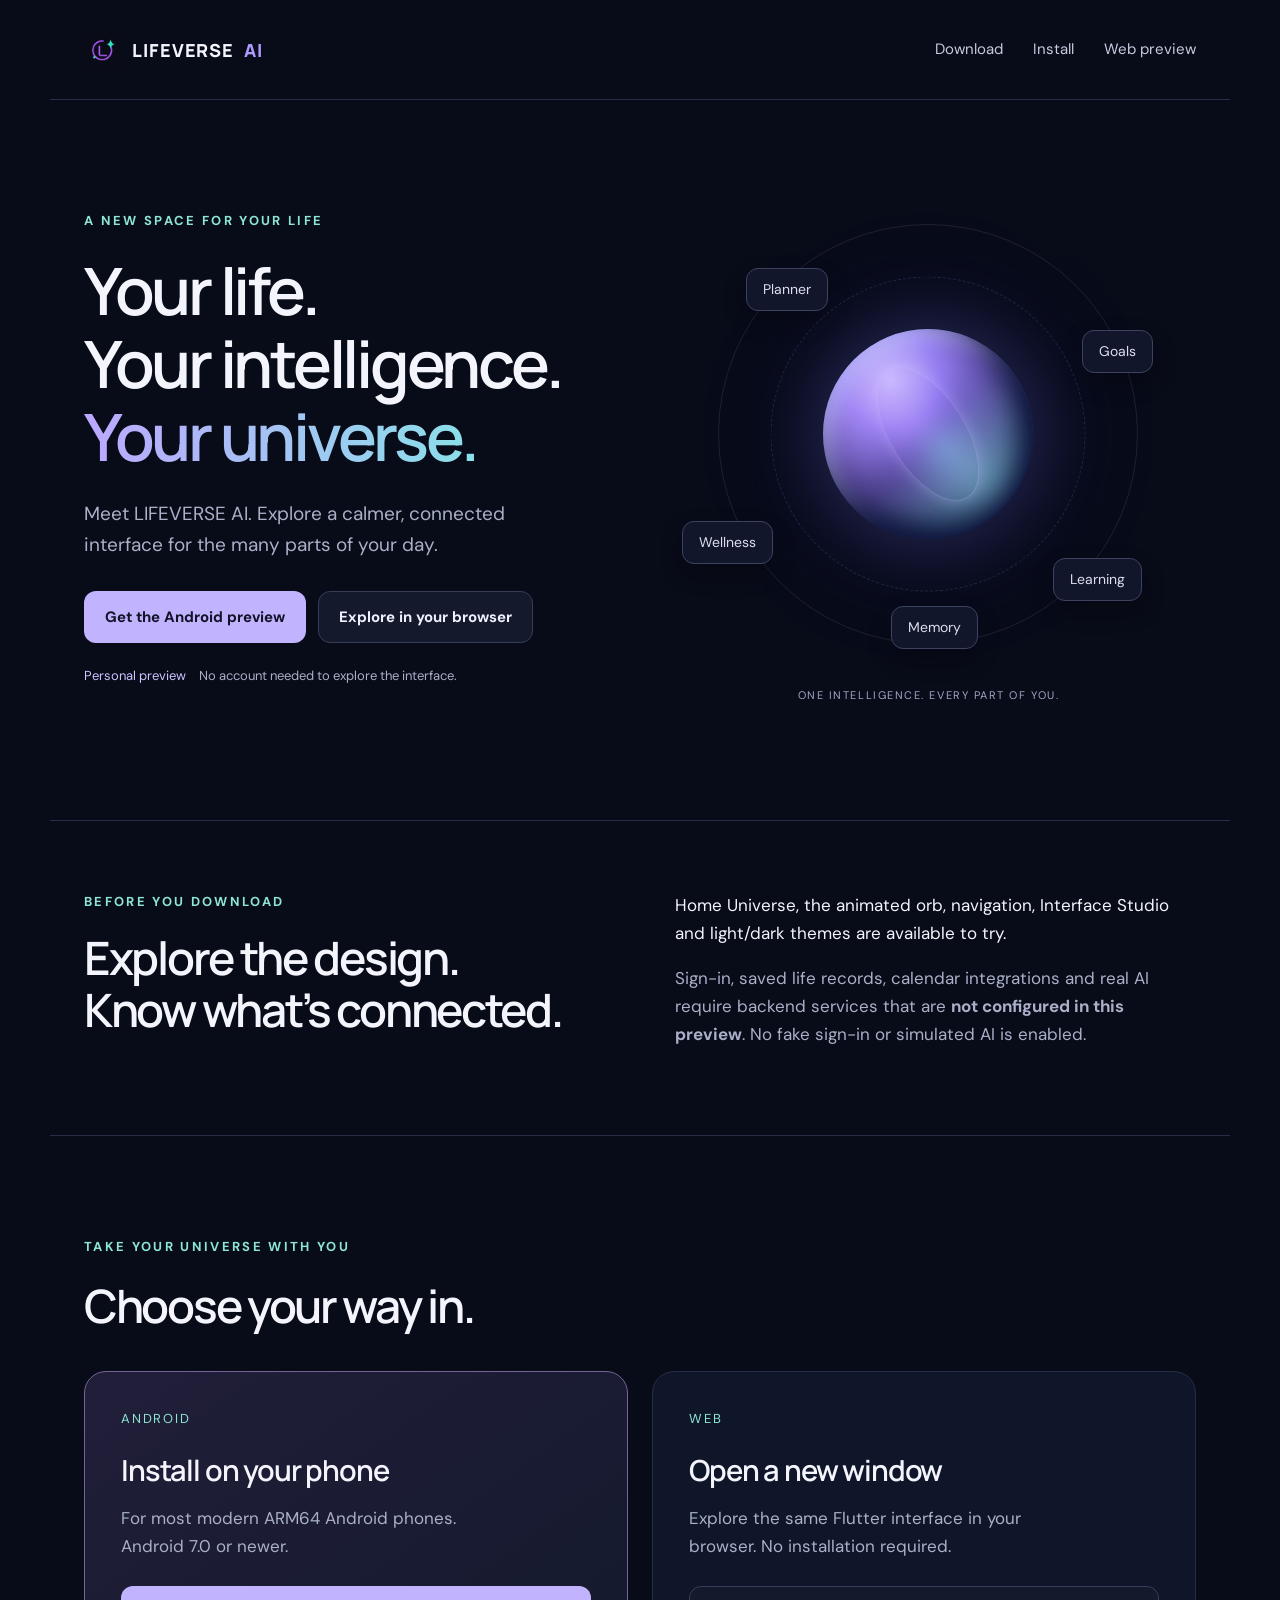
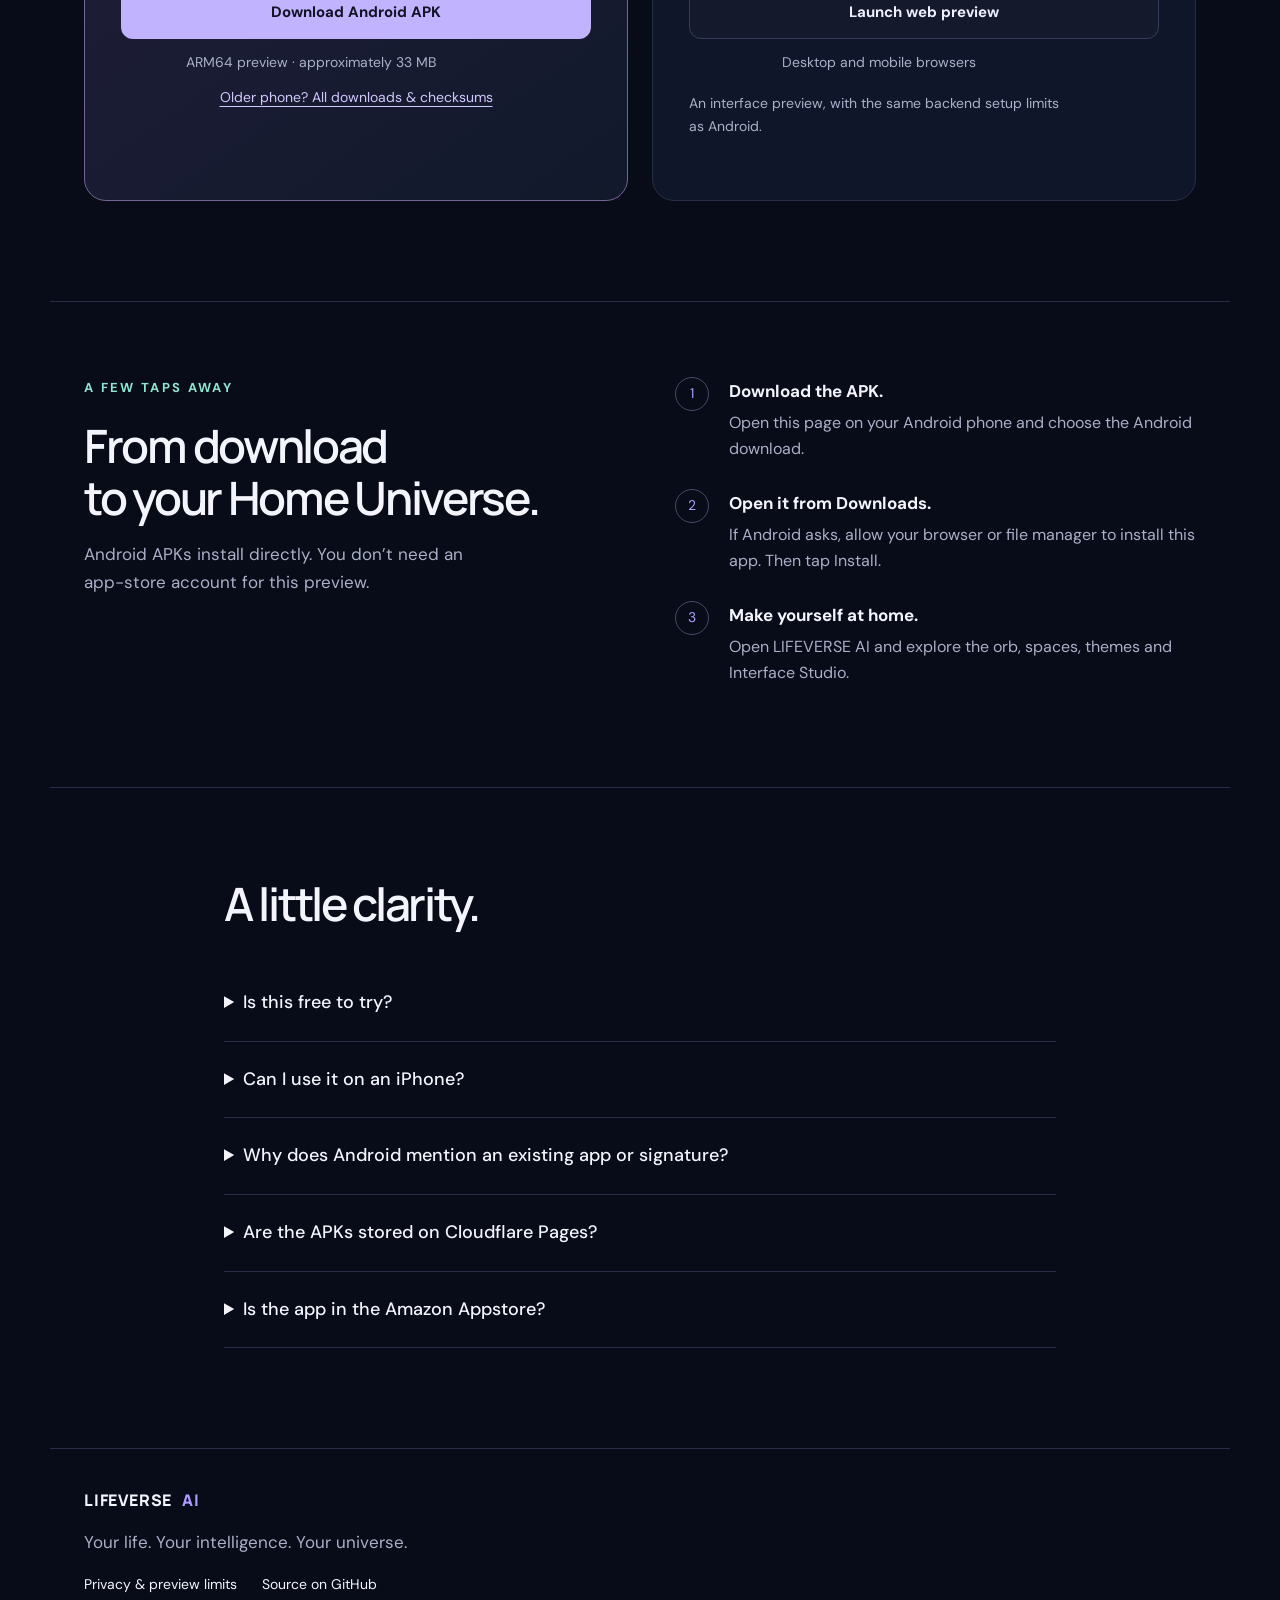
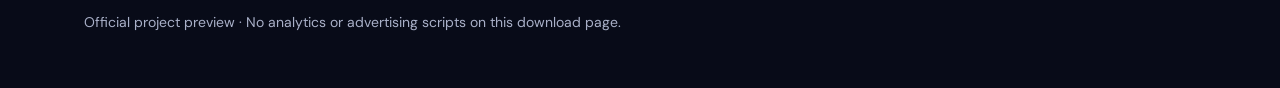
<file: website/index.html>
<!doctype html>
<html lang="en">
<head>
  <meta charset="utf-8"><meta name="viewport" content="width=device-width,initial-scale=1">
  <meta name="description" content="Download the LIFEVERSE AI Android interface preview or explore it in your browser. Your life. Your intelligence. Your universe.">
  <meta name="theme-color" content="#080b18"><meta name="color-scheme" content="dark light">
  <title>LIFEVERSE AI · Your universe starts here</title>
  <link rel="icon" href="assets/icon.png"><link rel="stylesheet" href="style.css">
</head>
<body>
<header class="nav wrap"><a class="brand" href="#"><img src="assets/icon.png" width="38" height="38" alt="">LIFEVERSE <span>AI</span></a><nav aria-label="Main"><a href="#download">Download</a><a href="#install">Install</a><a href="app/">Web preview</a></nav></header>
<main>
  <section class="hero wrap">
    <div class="intro"><p class="eyebrow">A NEW SPACE FOR YOUR LIFE</p><h1>Your life.<br>Your intelligence.<br><em>Your universe.</em></h1><p class="lead">Meet LIFEVERSE AI. Explore a calmer, connected interface for the many parts of your day.</p><div class="actions"><a class="button primary" href="#download">Get the Android preview</a><a class="button secondary" href="app/">Explore in your browser</a></div><p class="preview-note"><span>Personal preview</span> No account needed to explore the interface.</p></div>
    <div class="universe" aria-label="Illustration of the LIFEVERSE orb and life spaces" role="img"><div class="orbit outer"></div><div class="orbit inner"></div><div class="orb"><div></div></div><span class="space planner">Planner</span><span class="space goals">Goals</span><span class="space learning">Learning</span><span class="space wellness">Wellness</span><span class="space memory">Memory</span><p class="orb-caption">ONE INTELLIGENCE. EVERY PART OF YOU.</p></div>
  </section>
  <section class="truth wrap" aria-labelledby="preview-title"><div><p class="eyebrow">BEFORE YOU DOWNLOAD</p><h2 id="preview-title">Explore the design.<br>Know what’s connected.</h2></div><div><p>Home Universe, the animated orb, navigation, Interface Studio and light/dark themes are available to try.</p><p class="muted">Sign-in, saved life records, calendar integrations and real AI require backend services that are <strong>not configured in this preview</strong>. No fake sign-in or simulated AI is enabled.</p></div></section>
  <section id="download" class="downloads wrap"><p class="eyebrow">TAKE YOUR UNIVERSE WITH YOU</p><h2>Choose your way in.</h2><div class="download-grid"><article class="download-card featured"><div class="platform">ANDROID</div><h3>Install on your phone</h3><p>For most modern ARM64 Android phones. Android 7.0 or newer.</p><a id="android-download" class="button primary full" href="downloads/LIFEVERSE_AI-0.1.1-arm64.apk">Download Android APK</a><p class="file-detail" id="apk-detail">ARM64 preview · approximately 33 MB</p><a class="text-link" href="https://github.com/siripireddyindirareddy91/LIFEVERSE_AI/releases/tag/android-preview-phase7">Older phone? All downloads &amp; checksums</a></article><article class="download-card"><div class="platform">WEB</div><h3>Open a new window</h3><p>Explore the same Flutter interface in your browser. No installation required.</p><a class="button secondary full" href="app/">Launch web preview</a><p class="file-detail">Desktop and mobile browsers</p><p class="muted small">An interface preview, with the same backend setup limits as Android.</p></article></div></section>
  <section id="install" class="install wrap"><div><p class="eyebrow">A FEW TAPS AWAY</p><h2>From download<br>to your Home Universe.</h2><p class="muted">Android APKs install directly. You don’t need an app-store account for this preview.</p></div><ol><li><strong>Download the APK.</strong><span>Open this page on your Android phone and choose the Android download.</span></li><li><strong>Open it from Downloads.</strong><span>If Android asks, allow your browser or file manager to install this app. Then tap Install.</span></li><li><strong>Make yourself at home.</strong><span>Open LIFEVERSE AI and explore the orb, spaces, themes and Interface Studio.</span></li></ol></section>
  <section class="faq wrap"><h2>A little clarity.</h2><details><summary>Is this free to try?</summary><p>Yes. This interface preview is free to download. No backend subscription or store account is required to inspect it. Online services have not been deployed.</p></details><details><summary>Can I use it on an iPhone?</summary><p>You can open the web preview in Safari. An Android APK cannot be installed on iOS, and no native iPhone release is available yet.</p></details><details><summary>Why does Android mention an existing app or signature?</summary><p>The newer separately signed build cannot update an older debug-signed preview. Uninstalling an old app erases its local data; only do so if you intend to discard that data. The release page identifies the signing/build type.</p></details><details><summary>Are the APKs stored on Cloudflare Pages?</summary><p>The optimized signed APK is hosted directly on this website. Older, larger preview builds remain available in GitHub Releases.</p></details><details><summary>Is the app in the Amazon Appstore?</summary><p>No. Amazon submission is pending developer setup, Fire-tablet testing and completion of release requirements. This page does not claim store approval.</p></details></section>
</main>
<footer class="wrap"><a class="brand" href="#">LIFEVERSE <span>AI</span></a><p>Your life. Your intelligence. Your universe.</p><div><a href="privacy.html">Privacy &amp; preview limits</a><a href="https://github.com/siripireddyindirareddy91/LIFEVERSE_AI">Source on GitHub</a></div><p class="small muted">Official project preview · No analytics or advertising scripts on this download page.</p></footer>
<script src="site.js" defer></script>
</body></html>
</file>
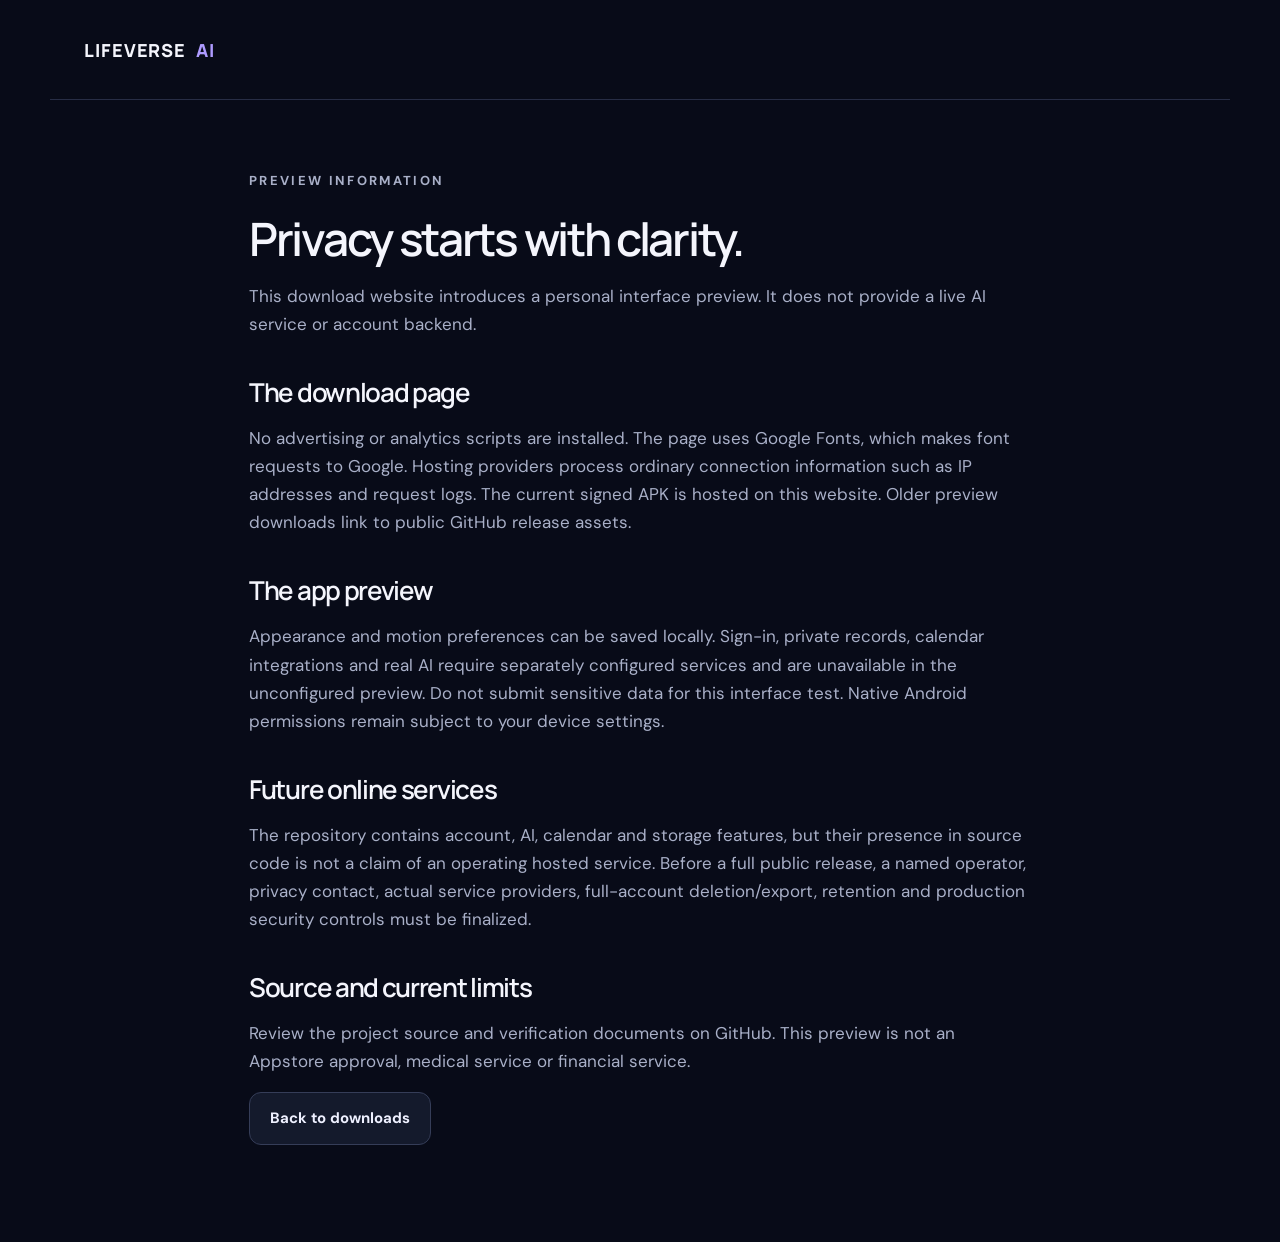
<file: website/privacy.html>
<!doctype html><html lang="en"><head><meta charset="utf-8"><meta name="viewport" content="width=device-width,initial-scale=1"><title>Privacy and preview limits · LIFEVERSE AI</title><link rel="stylesheet" href="style.css"></head><body><header class="nav wrap"><a class="brand" href="./">LIFEVERSE <span>AI</span></a></header><main class="document wrap"><p class="eyebrow">PREVIEW INFORMATION</p><h1>Privacy starts with clarity.</h1><p>This download website introduces a personal interface preview. It does not provide a live AI service or account backend.</p><h2>The download page</h2><p>No advertising or analytics scripts are installed. The page uses Google Fonts, which makes font requests to Google. Hosting providers process ordinary connection information such as IP addresses and request logs. The current signed APK is hosted on this website. Older preview downloads link to public GitHub release assets.</p><h2>The app preview</h2><p>Appearance and motion preferences can be saved locally. Sign-in, private records, calendar integrations and real AI require separately configured services and are unavailable in the unconfigured preview. Do not submit sensitive data for this interface test. Native Android permissions remain subject to your device settings.</p><h2>Future online services</h2><p>The repository contains account, AI, calendar and storage features, but their presence in source code is not a claim of an operating hosted service. Before a full public release, a named operator, privacy contact, actual service providers, full-account deletion/export, retention and production security controls must be finalized.</p><h2>Source and current limits</h2><p><a href="https://github.com/siripireddyindirareddy91/LIFEVERSE_AI">Review the project source and verification documents on GitHub.</a> This preview is not an Appstore approval, medical service or financial service.</p><p><a class="button secondary" href="./">Back to downloads</a></p></main></body></html>
</file>
<file: website/style.css>
@import url('https://fonts.googleapis.com/css2?family=DM+Sans:wght@400;500;600;700&family=Manrope:wght@400;500;600;700;800&display=swap');
:root{color-scheme:dark;--bg:#080b18;--panel:#10162a;--ink:#f4f5fc;--muted:#a9b0c8;--line:#272d45;--accent:#ae9bff;--mint:#8ce6d2}*{box-sizing:border-box}html{scroll-behavior:smooth;scroll-padding-top:30px}body{margin:0;background:var(--bg);color:var(--ink);font-family:'DM Sans',system-ui,sans-serif;font-size:17px;line-height:1.65}a{color:inherit;text-decoration:none}a:focus-visible,summary:focus-visible{outline:3px solid var(--mint);outline-offset:6px}.wrap{max-width:1180px;margin:auto;padding-left:34px;padding-right:34px}.nav{display:flex;align-items:center;justify-content:space-between;min-height:100px;border-bottom:1px solid var(--line)}.brand{display:flex;align-items:center;gap:10px;font:800 18px 'Manrope',sans-serif;letter-spacing:.05em}.brand span{color:var(--accent)}.brand img{border-radius:12px}.nav nav{display:flex;gap:30px;font-size:15px;color:#c6cce0}.hero{display:grid;grid-template-columns:1.05fr 1fr;align-items:center;min-height:720px;padding-top:70px;padding-bottom:80px;gap:15px}.eyebrow{font-size:13px;font-weight:700;letter-spacing:.18em;color:var(--mint);margin:0 0 22px}h1,h2,h3{font-family:'Manrope',sans-serif;line-height:1.12;letter-spacing:-.05em;margin:0;font-weight:600}h1{font-size:clamp(48px,5.1vw,70px)}h1 em{font-style:normal;background:linear-gradient(90deg,#bca8ff,#8ae0e8);color:transparent;background-clip:text}h2{font-size:clamp(32px,4vw,46px)}h3{font-size:29px;letter-spacing:-.04em}.lead{max-width:450px;color:var(--muted);font-size:19px;margin:25px 0 30px}.actions{display:flex;flex-wrap:wrap;gap:12px}.button{display:inline-flex;justify-content:center;align-items:center;border:1px solid transparent;border-radius:12px;padding:14px 20px;font-size:15px;font-weight:700;line-height:1.5;transition:transform .18s,background .18s}.button:hover{transform:translateY(-2px)}.primary{background:#c2b3ff;color:#111327}.primary:hover{background:#d4c9ff}.secondary{background:#141a2c;color:#eef0ff;border-color:#353d58}.preview-note{font-size:13px;color:var(--muted);margin-top:22px}.preview-note span{color:#cdc3ff;margin-right:10px}.universe{position:relative;width:100%;height:520px;isolation:isolate}.orb{position:absolute;left:50%;top:46%;transform:translate(-50%,-50%);width:210px;height:210px;border-radius:50%;background:radial-gradient(circle at 32% 24%,#c7c1ff 0,#8c76ef 23%,#514394 49%,#1c2447 76%);box-shadow:inset -20px -18px 25px #0c113a,inset 10px 12px 18px #d8e5ff66,0 0 75px #8c79ff44,0 0 150px #515bff22;overflow:hidden}.orb:before{content:'';position:absolute;inset:11px;border-radius:50%;background:conic-gradient(from 40deg,transparent,#99efff88,transparent,#d3aaff66,transparent);filter:blur(12px);animation:breathe 9s ease-in-out infinite}.orb div{position:absolute;inset:30px;border-radius:50%;border:1px solid #d3c5ff44;transform:rotate(-32deg) scaleX(.5);box-shadow:0 0 20px #d1c6ff44}.orbit{position:absolute;border:1px solid #37324f88;border-radius:50%;left:50%;top:46%;transform:translate(-50%,-50%)}.outer{width:420px;height:420px}.inner{width:315px;height:315px;border-style:dashed;border-color:#413c5d88}.space{position:absolute;z-index:2;background:#12182ce8;border:1px solid #3e4261;border-radius:12px;padding:9px 16px;font-size:14px;color:#dbdef0;box-shadow:0 10px 25px #0003}.planner{left:16%;top:14%}.goals{right:8%;top:26%}.learning{right:10%;bottom:22%}.wellness{left:4%;bottom:29%}.memory{left:43%;top:79%}.orb-caption{position:absolute;bottom:0;width:100%;text-align:center;font-size:11px;letter-spacing:.14em;color:#9fa7c5}.truth{display:grid;grid-template-columns:1fr 1fr;gap:70px;padding-top:70px;padding-bottom:70px;border-top:1px solid var(--line);border-bottom:1px solid var(--line)}.truth p{margin-top:0}.truth .eyebrow{margin-bottom:20px}.muted{color:var(--muted)}.downloads{padding-top:100px;padding-bottom:100px}.download-grid{display:grid;grid-template-columns:1fr 1fr;gap:24px;margin-top:40px}.download-card{background:var(--panel);border:1px solid var(--line);padding:36px;border-radius:22px}.featured{border-color:#756496;background:linear-gradient(145deg,#211e39,#11192b)}.platform{font-size:13px;letter-spacing:.14em;color:var(--mint);margin-bottom:24px}.download-card p{color:var(--muted);max-width:380px;margin:18px 0 26px}.full{width:100%}.file-detail{text-align:center;font-size:14px!important;margin:12px 0!important}.text-link{display:block;text-align:center;font-size:14px;color:#d2c7ff;text-decoration:underline;text-underline-offset:4px}.install{display:grid;grid-template-columns:1fr 1fr;gap:70px;padding-top:75px;padding-bottom:75px;border-top:1px solid var(--line);border-bottom:1px solid var(--line)}.install>div>p:last-child{max-width:390px}.install ol{margin:0;list-style:none;padding:0;counter-reset:steps}.install li{position:relative;counter-increment:steps;padding-left:54px;margin-bottom:26px}.install li:before{content:counter(steps);position:absolute;left:0;top:0;border:1px solid #4a496b;border-radius:50%;width:32px;height:32px;text-align:center;line-height:30px;color:var(--accent);font-size:14px}.install strong,.install span{display:block}.install span{color:var(--muted);font-size:16px;margin-top:5px}.faq{padding-top:90px;padding-bottom:100px;max-width:900px}.faq h2{margin-bottom:35px}details{padding:23px 0;border-bottom:1px solid var(--line)}summary{cursor:pointer;font-size:18px;font-weight:500}details p{color:var(--muted);font-size:16px}footer{padding-top:40px!important;padding-bottom:40px!important;border-top:1px solid var(--line)}footer>p{color:var(--muted)}footer>div{display:flex;gap:25px;font-size:14px}.small{font-size:14px}footer .brand{font-size:16px}.document{padding-top:70px;padding-bottom:80px;max-width:850px}.document h1{font-size:46px}.document h2{font-size:26px;margin-top:40px}.document p{color:var(--muted)}@keyframes breathe{50%{transform:rotate(180deg);opacity:.5}}@media(max-width:800px){.hero{grid-template-columns:1fr;padding-top:50px;padding-bottom:35px;gap:35px}.hero h1{font-size:52px}.lead{font-size:18px}.universe{max-width:480px;margin:auto;height:470px}.truth,.install{grid-template-columns:1fr;gap:28px}.download-grid{grid-template-columns:1fr}.downloads,.faq{padding-top:65px;padding-bottom:65px}.nav nav{gap:18px}.nav nav a:first-child{display:none}}@media(max-width:480px){.wrap{padding-left:22px;padding-right:22px}.nav{min-height:83px}.brand{font-size:15px}.brand img{width:30px;height:30px}.nav nav{font-size:14px;gap:16px}.hero h1{font-size:44px}.actions{display:grid}.button{padding:13px 16px}.universe{height:390px}.outer{width:310px;height:310px}.inner{width:255px;height:255px}.orb{width:170px;height:170px}.space{padding:7px 12px;font-size:12px}.planner{left:7%;top:12%}.goals{right:0;top:26%}.wellness{left:0;bottom:28%}.learning{right:0;bottom:22%}.memory{left:40%;top:80%}.orb-caption{font-size:9px}.download-card{padding:26px}footer>div{flex-direction:column;gap:10px}}@media(prefers-reduced-motion:reduce){*{scroll-behavior:auto!important;animation:none!important;transition:none!important}}

@media(max-width:480px){.nav{flex-wrap:wrap;gap:14px;padding-top:20px;padding-bottom:20px}.nav nav{width:100%;justify-content:space-between}.hero h1{font-size:clamp(28px,10vw,44px)}}

.universe{overflow:hidden}
</file>
